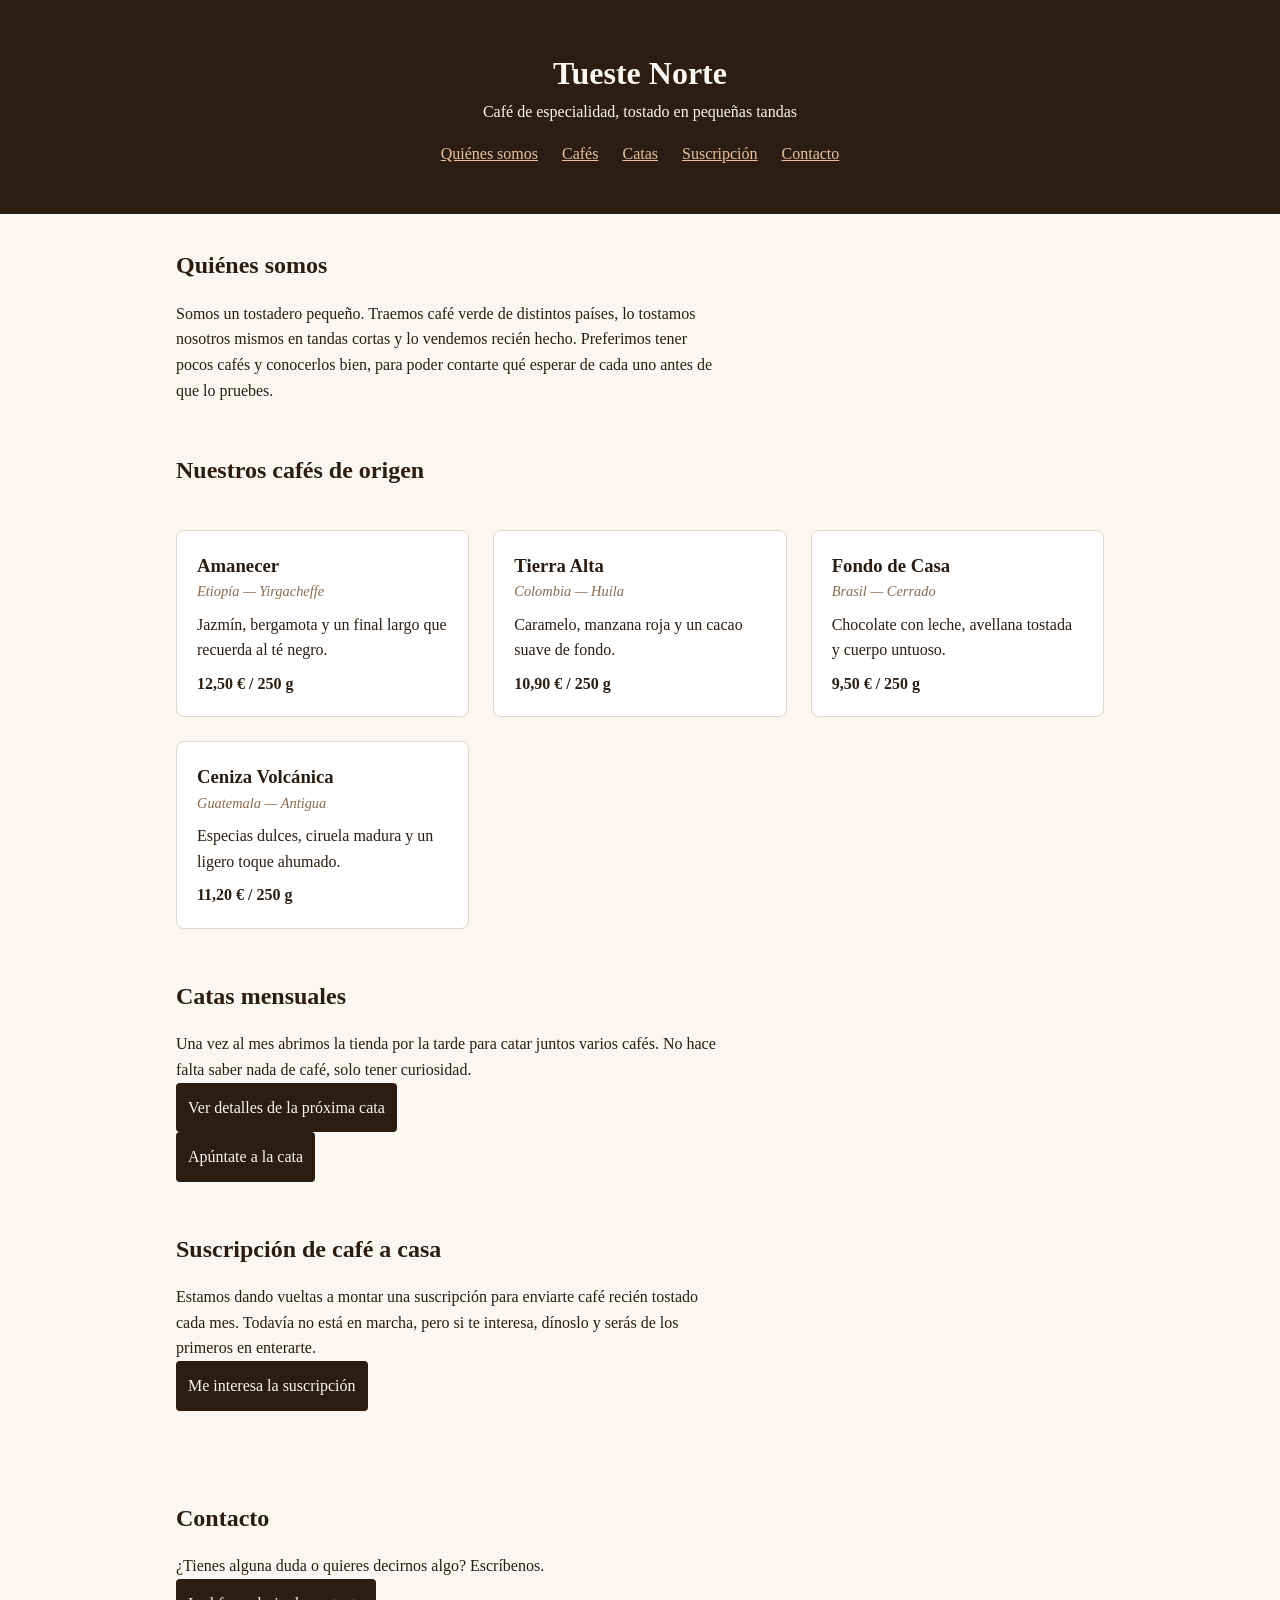
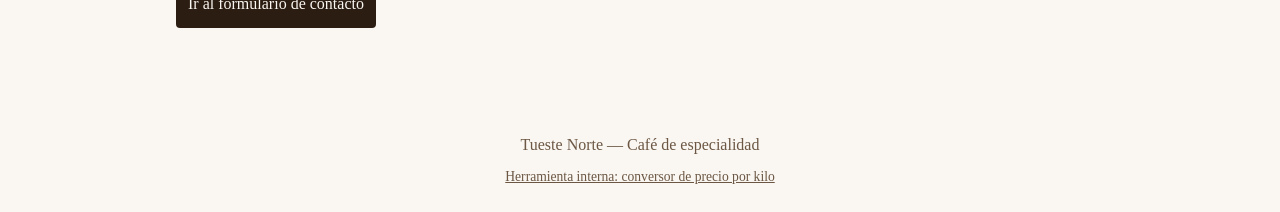
<file: ejercicios/index.html>
<!DOCTYPE html>
<html lang="es">

<head>
    <meta charset="UTF-8">
    <meta name="viewport" content="width=device-width, initial-scale=1.0">
    <title>Tueste Norte - Café de especialidad</title>
    <link rel="stylesheet" href="ficha-cata.css">
</head>

<body>
    <header class="cabecera">
        <h1>Tueste Norte</h1>
        <p>Café de especialidad, tostado en pequeñas tandas</p>
        <nav>
            <a href="#nosotros">Quiénes somos</a>
            <a href="#cafes">Cafés</a>
            <a href="#catas">Catas</a>
            <a href="#suscripcion">Suscripción</a>
            <a href="#contacto">Contacto</a>
        </nav>
    </header>

    <main>
        <!-- ===== Quiénes somos ===== -->
        <section id="nosotros">
            <h2>Quiénes somos</h2>
            <p>
                Somos un tostadero pequeño. Traemos café verde de distintos países, lo tostamos nosotros
                mismos en tandas cortas y lo vendemos recién hecho. Preferimos tener pocos cafés y
                conocerlos bien, para poder contarte qué esperar de cada uno antes de que lo pruebes.
            </p>
        </section>

        <!-- ===== Cafés de origen ===== -->
        <section id="cafes">
            <h2>Nuestros cafés de origen</h2>
            <!-- Cada café es un article: tiene sentido por sí solo -->
            <article class="cafe">
                <h3>Amanecer</h3>
                <p class="cafe-origen">Etiopía — Yirgacheffe</p>
                <p>Jazmín, bergamota y un final largo que recuerda al té negro.</p>
                <p class="precio">12,50 € / 250 g</p>
            </article>
            <article class="cafe">
                <h3>Tierra Alta</h3>
                <p class="cafe-origen">Colombia — Huila</p>
                <p>Caramelo, manzana roja y un cacao suave de fondo.</p>
                <p class="precio">10,90 € / 250 g</p>
            </article>
            <article class="cafe">
                <h3>Fondo de Casa</h3>
                <p class="cafe-origen">Brasil — Cerrado</p>
                <p>Chocolate con leche, avellana tostada y cuerpo untuoso.</p>
                <p class="precio">9,50 € / 250 g</p>
            </article>
            <article class="cafe">
                <h3>Ceniza Volcánica</h3>
                <p class="cafe-origen">Guatemala — Antigua</p>
                <p>Especias dulces, ciruela madura y un ligero toque ahumado.</p>
                <p class="precio">11,20 € / 250 g</p>
            </article>
        </section>

        <!-- ===== Catas mensuales ===== -->
        <section id="catas">
            <h2>Catas mensuales</h2>
            <p>Una vez al mes abrimos la tienda por la tarde para catar juntos varios cafés. No hace falta
                saber nada de café, solo tener curiosidad.</p>

            <!-- Botón que muestra/oculta los detalles con JS (interacción seleccionar -> escuchar -> reaccionar) -->
            <button type="button" id="btn-detalles-cata" aria-expanded="false" aria-controls="detalles-cata">
                Ver detalles de la próxima cata
            </button>

            <div id="detalles-cata" class="oculto">
                <p><strong>Cuándo:</strong> último jueves de cada mes, 19:00 h.</p>
                <p><strong>Dónde:</strong> en la propia tienda, plazas limitadas.</p>
                <p><strong>Precio:</strong> 8 € por persona, incluye los cafés catados.</p>
            </div>

            <p>
                <a href="Cata.html"><button type="button">Apúntate a la cata</button></a>
            </p>
        </section>

        <!-- ===== Suscripción ===== -->
        <section id="suscripcion">
            <h2>Suscripción de café a casa</h2>
            <p>Estamos dando vueltas a montar una suscripción para enviarte café recién tostado cada mes.
                Todavía no está en marcha, pero si te interesa, dínoslo y serás de los primeros en enterarte.</p>

            <button type="button" id="btn-suscripcion">Me interesa la suscripción</button>
            <p id="mensaje-suscripcion" aria-live="polite"></p>
        </section>

        <!-- ===== Contacto ===== -->
        <section id="contacto">
            <h2>Contacto</h2>
            <p>¿Tienes alguna duda o quieres decirnos algo? Escríbenos.</p>
            <a href="contacto.html"><button type="button">Ir al formulario de contacto</button></a>
        </section>
    </main>

    <footer>
        <p>Tueste Norte — Café de especialidad</p>
        <p><a href="conversor.html">Herramienta interna: conversor de precio por kilo</a></p>
    </footer>

    <script src="script.js"></script>
</body>

</html>
</file>
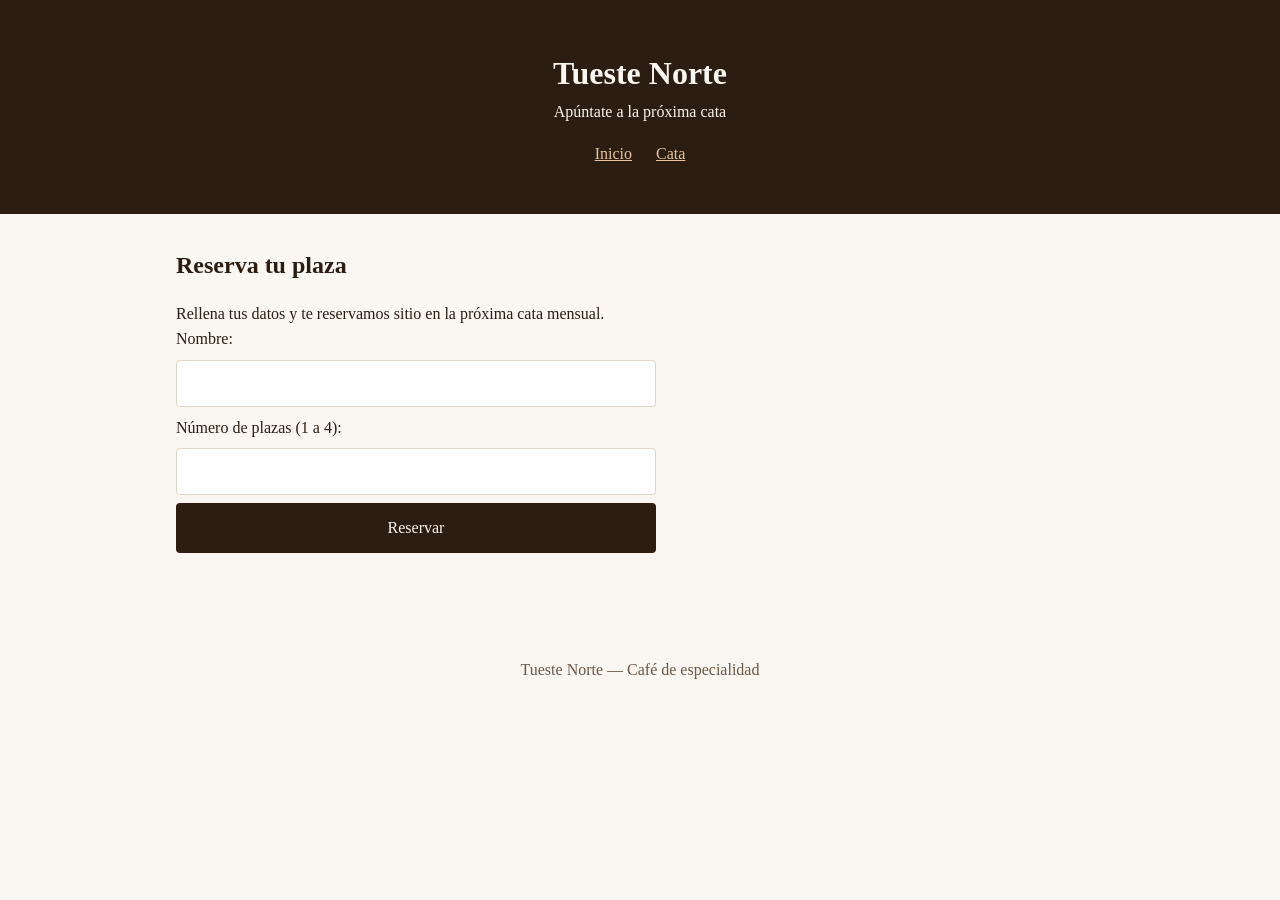
<file: ejercicios/Cata.html>
<!DOCTYPE html>
<html lang="es">

<head>
    <meta charset="UTF-8">
    <meta name="viewport" content="width=device-width, initial-scale=1.0">
    <title>Tueste Norte - Apúntate a la cata</title>
    <link rel="stylesheet" href="ficha-cata.css">
</head>

<body>
    <header class="cabecera">
        <h1>Tueste Norte</h1>
        <p>Apúntate a la próxima cata</p>
        <nav>
            <a href="index.html">Inicio</a>
            <a href="#cata">Cata</a>
        </nav>
    </header>

    <main>
        <section id="cata">
            <h2>Reserva tu plaza</h2>
            <p>Rellena tus datos y te reservamos sitio en la próxima cata mensual.</p>

            <!-- method="POST" porque estamos enviando datos que crean una reserva,
                 no una simple consulta (que iría mejor con GET).
                 action="Cata.php" es el script que recibirá y validará los datos. -->
            <form action="Cata.php" method="POST">
                <label for="nombre">Nombre:</label>
                <input type="text" id="nombre" name="nombre" required>

                <label for="plazas">Número de plazas (1 a 4):</label>
                <input type="number" id="plazas" name="plazas" min="1" max="4" required>

                <button type="submit">Reservar</button>
            </form>
        </section>
    </main>

    <footer>
        <p>Tueste Norte — Café de especialidad</p>
    </footer>
</body>

</html>
</file>
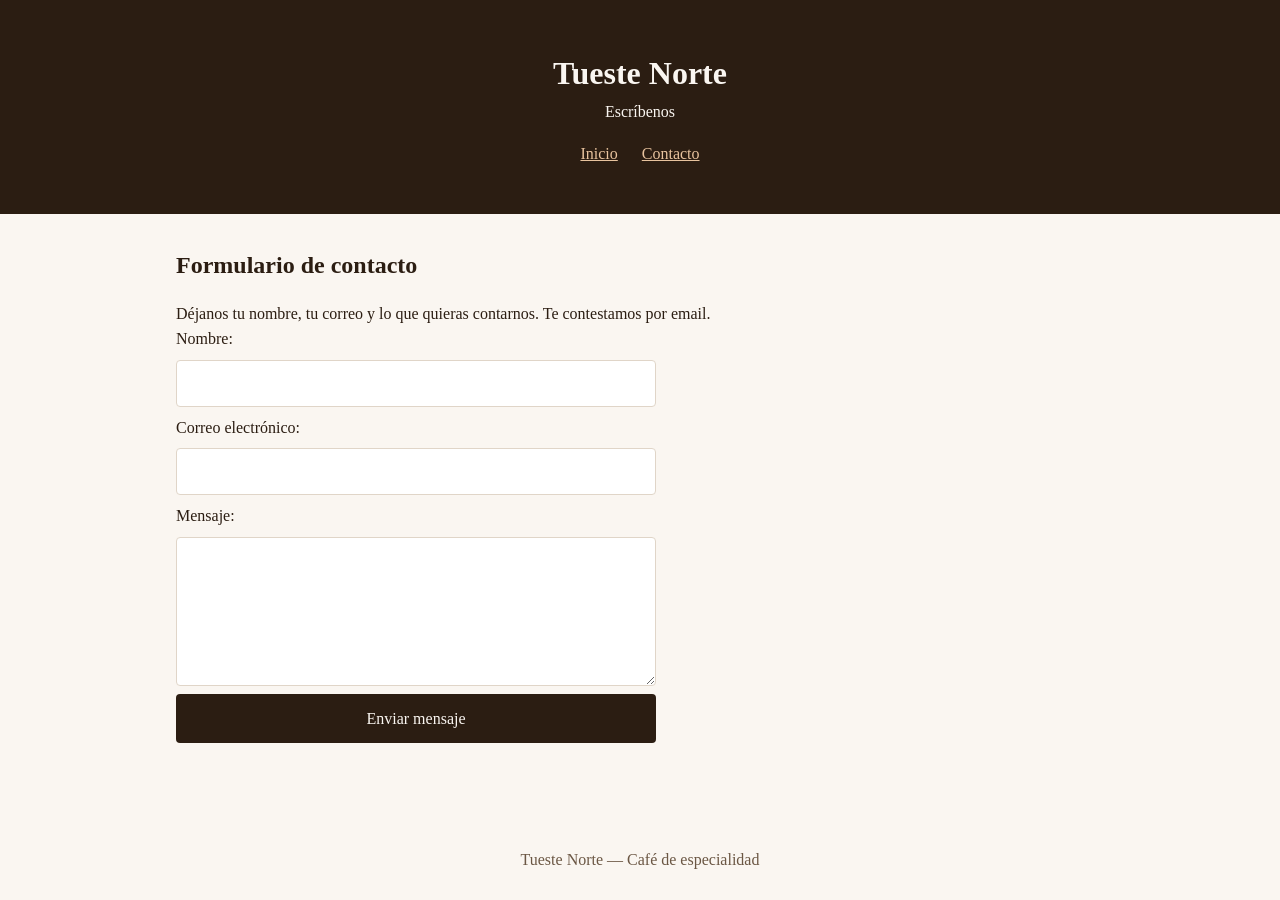
<file: ejercicios/contacto.html>
<!DOCTYPE html>
<html lang="es">

<head>
    <meta charset="UTF-8">
    <meta name="viewport" content="width=device-width, initial-scale=1.0">
    <title>Tueste Norte - Contacto</title>
    <link rel="stylesheet" href="ficha-cata.css">
</head>

<body>
    <header class="cabecera">
        <h1>Tueste Norte</h1>
        <p>Escríbenos</p>
        <nav>
            <a href="index.html">Inicio</a>
            <a href="#contacto">Contacto</a>
        </nav>
    </header>

    <main>
        <section id="contacto">
            <h2>Formulario de contacto</h2>
            <p>Déjanos tu nombre, tu correo y lo que quieras contarnos. Te contestamos por email.</p>

            <!-- method="POST" porque enviamos datos que se van a procesar, no una simple consulta.
                 action="contacto.php" es el script que recibirá y validará los datos. -->
            <form action="contacto.php" method="POST">
                <label for="nombre">Nombre:</label>
                <input type="text" id="nombre" name="nombre" required>

                <label for="email">Correo electrónico:</label>
                <input type="email" id="email" name="email" required>

                <label for="mensaje">Mensaje:</label>
                <textarea id="mensaje" name="mensaje" rows="5" required></textarea>

                <button type="submit">Enviar mensaje</button>
            </form>
        </section>
    </main>

    <footer>
        <p>Tueste Norte — Café de especialidad</p>
    </footer>
</body>

</html>
</file>
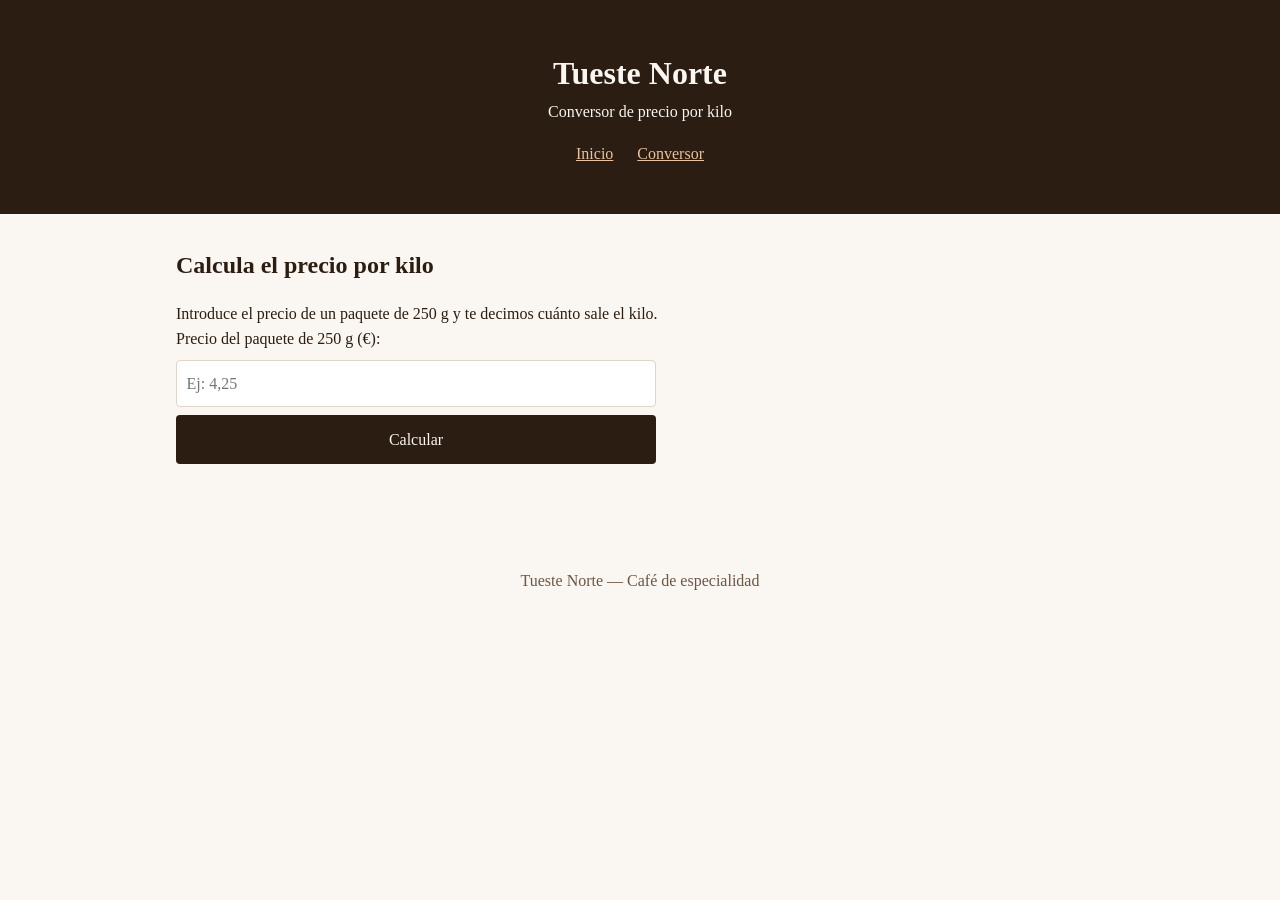
<file: ejercicios/conversor.html>
<!DOCTYPE html>
<html lang="es">

<head>
    <meta charset="UTF-8">
    <meta name="viewport" content="width=device-width, initial-scale=1.0">
    <title>Tueste Norte - Conversor de precios</title>
    <link rel="stylesheet" href="ficha-cata.css">
</head>

<body>
    <header class="cabecera">
        <h1>Tueste Norte</h1>
        <p>Conversor de precio por kilo</p>
        <nav>
            <a href="index.html">Inicio</a>
            <a href="#conversor">Conversor</a>
        </nav>
    </header>

    <main>
        <section id="conversor">
            <h2>Calcula el precio por kilo</h2>
            <p>Introduce el precio de un paquete de 250 g y te decimos cuánto sale el kilo.</p>

            <!-- Usamos un form (no para enviarlo a ningún sitio, solo para heredar
                 el estilo de columna/espaciado que ya define ficha-cata.css) -->
            <form>
                <!-- Campo numérico donde el usuario escribe el precio del paquete de 250 g -->
                <label for="precio-paquete">Precio del paquete de 250 g (€):</label>
                <input type="number" id="precio-paquete" step="0.01" min="0" placeholder="Ej: 4,25">

                <!-- type="button" evita que se envíe el formulario o se recargue la página -->
                <button type="button" id="btn-calcular">Calcular</button>
            </form>

            <!-- Párrafo vacío donde el JS escribirá el resultado o el aviso -->
            <p id="resultado"></p>
        </section>
    </main>

    <footer>
        <p>Tueste Norte — Café de especialidad</p>
    </footer>

    <!-- Cargamos el script al final del body para que el HTML ya exista cuando se ejecute -->
    <script src="conversor.js"></script>
</body>

</html>
</file>
<file: ejercicios/ficha-cata.css>
* {
    margin: 0;
    padding: 0;
    box-sizing: border-box;
}

/* ===== Base ===== */
body {
    font-family: Georgia, "Times New Roman", serif;
    color: #2b1d12;
    /* marrón café oscuro */
    background-color: #faf6f1;
    /* crema */
    line-height: 1.6;
}

h2 {
    margin-bottom: 1rem;
}

/* ===== Cabecera ===== */
.cabecera {
    background-color: #2b1d12;
    color: #faf6f1;
    text-align: center;
    padding: 3rem 1rem;
}

.cabecera nav {
    display: flex;
    flex-wrap: wrap;
    /* así los enlaces bajan de línea en pantallas estrechas en vez de desbordar */
    justify-content: center;
    gap: 1rem 1.5rem;
    margin-top: 1rem;
}

.cabecera a {
    color: #e8c39e;
    /* tono café con leche para los enlaces */
}

/* ===== Contenido principal ===== */
main {
    max-width: 960px;
    margin: 0 auto;
    /* centra el bloque horizontalmente */
    padding: 2rem 1rem;
}

section {
    margin-bottom: 3rem;
}

section p {
    max-width: 68ch;
    /* líneas de texto más cortas y fáciles de leer */
}

/* ===== Tarjetas de café (grid adaptable) ===== */
#cafes {
    display: grid;
    grid-template-columns: repeat(auto-fit, minmax(220px, 1fr));
    gap: 1.5rem;
}

#cafes h2 {
    grid-column: 1 / -1;
    /* el título ocupa todas las columnas */
}

.cafe {
    background-color: #fff;
    border: 1px solid #e0d5c8;
    border-radius: 8px;
    padding: 1.25rem;
}

.cafe-origen {
    font-size: 0.9rem;
    font-style: italic;
    color: #8a6a4e;
    margin-bottom: 0.5rem;
}

.precio {
    font-weight: bold;
    margin-top: 0.5rem;
}

/* ===== Bloque de detalles de la cata (se muestra/oculta con JS) ===== */
#detalles-cata {
    margin-top: 1.25rem;
    padding: 1.25rem;
    background-color: #fff;
    border: 1px solid #e0d5c8;
    border-radius: 8px;
}

#detalles-cata p+p {
    margin-top: 0.5rem;
}

/* Estado oculto: el JS añade/quita esta clase con classList.toggle() */
.oculto {
    display: none;
}

/* ===== Mensaje de confirmación de la suscripción ===== */
#mensaje-suscripcion {
    margin-top: 1rem;
    font-weight: bold;
    min-height: 1.5em;
    /* reserva el espacio para que el botón no salte al aparecer el texto */
}

/* ===== Formulario ===== */
form {
    display: flex;
    flex-direction: column;
    /* etiquetas y campos en columna */
    gap: 0.5rem;
    max-width: 480px;
}

input,
textarea {
    padding: 0.6rem;
    border: 1px solid #e0d5c8;
    border-radius: 4px;
    font: inherit;
    /* hereda la tipografía del body */
}

/* ===== Botones (los del formulario y los sueltos de la página) ===== */
button {
    padding: 0.75rem;
    border: none;
    border-radius: 4px;
    background-color: #2b1d12;
    color: #faf6f1;
    font: inherit;
    cursor: pointer;
}

button:hover {
    background-color: #4a3421;
    /* feedback visual al pasar el ratón */
}

/* ===== Pie ===== */
footer {
    text-align: center;
    padding: 1.5rem;
    color: #6b5744;
}

footer a {
    color: inherit;
}

footer p+p {
    margin-top: 0.5rem;
    font-size: 0.85rem;
}
</file>
